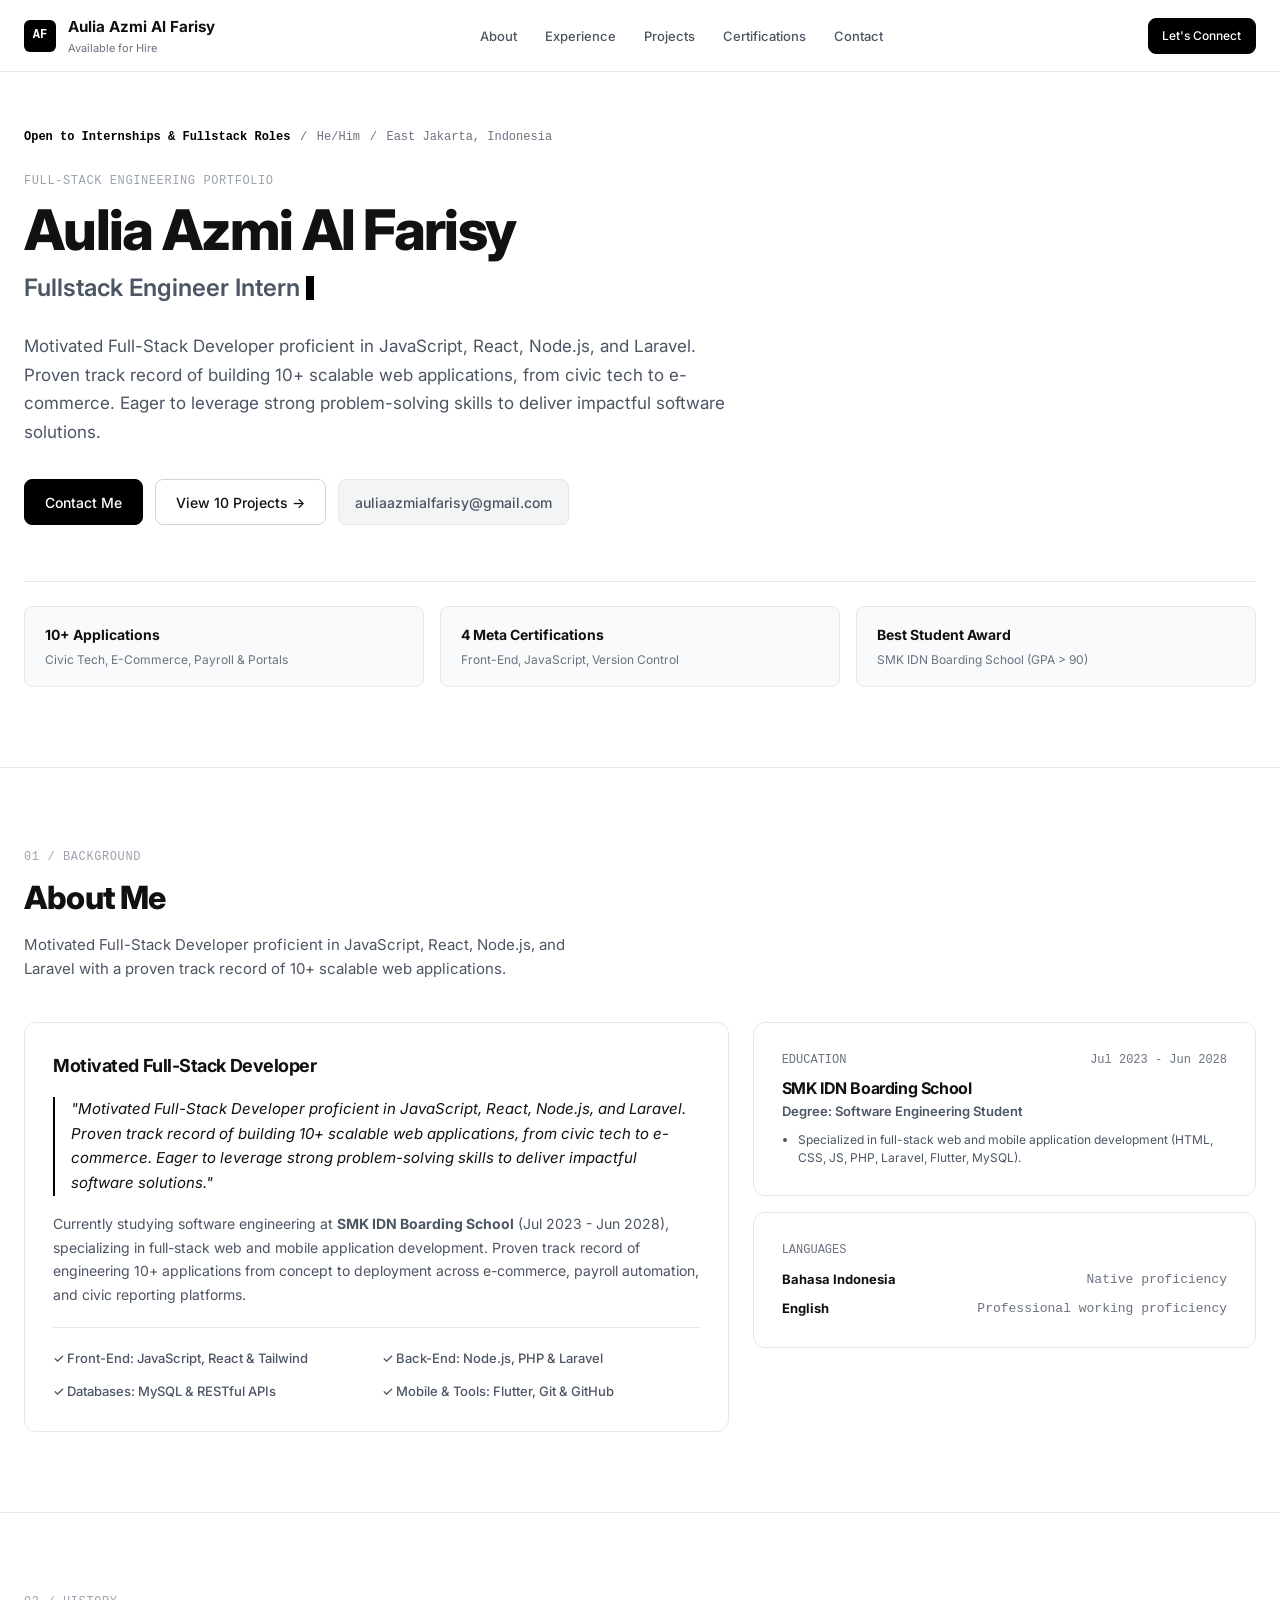
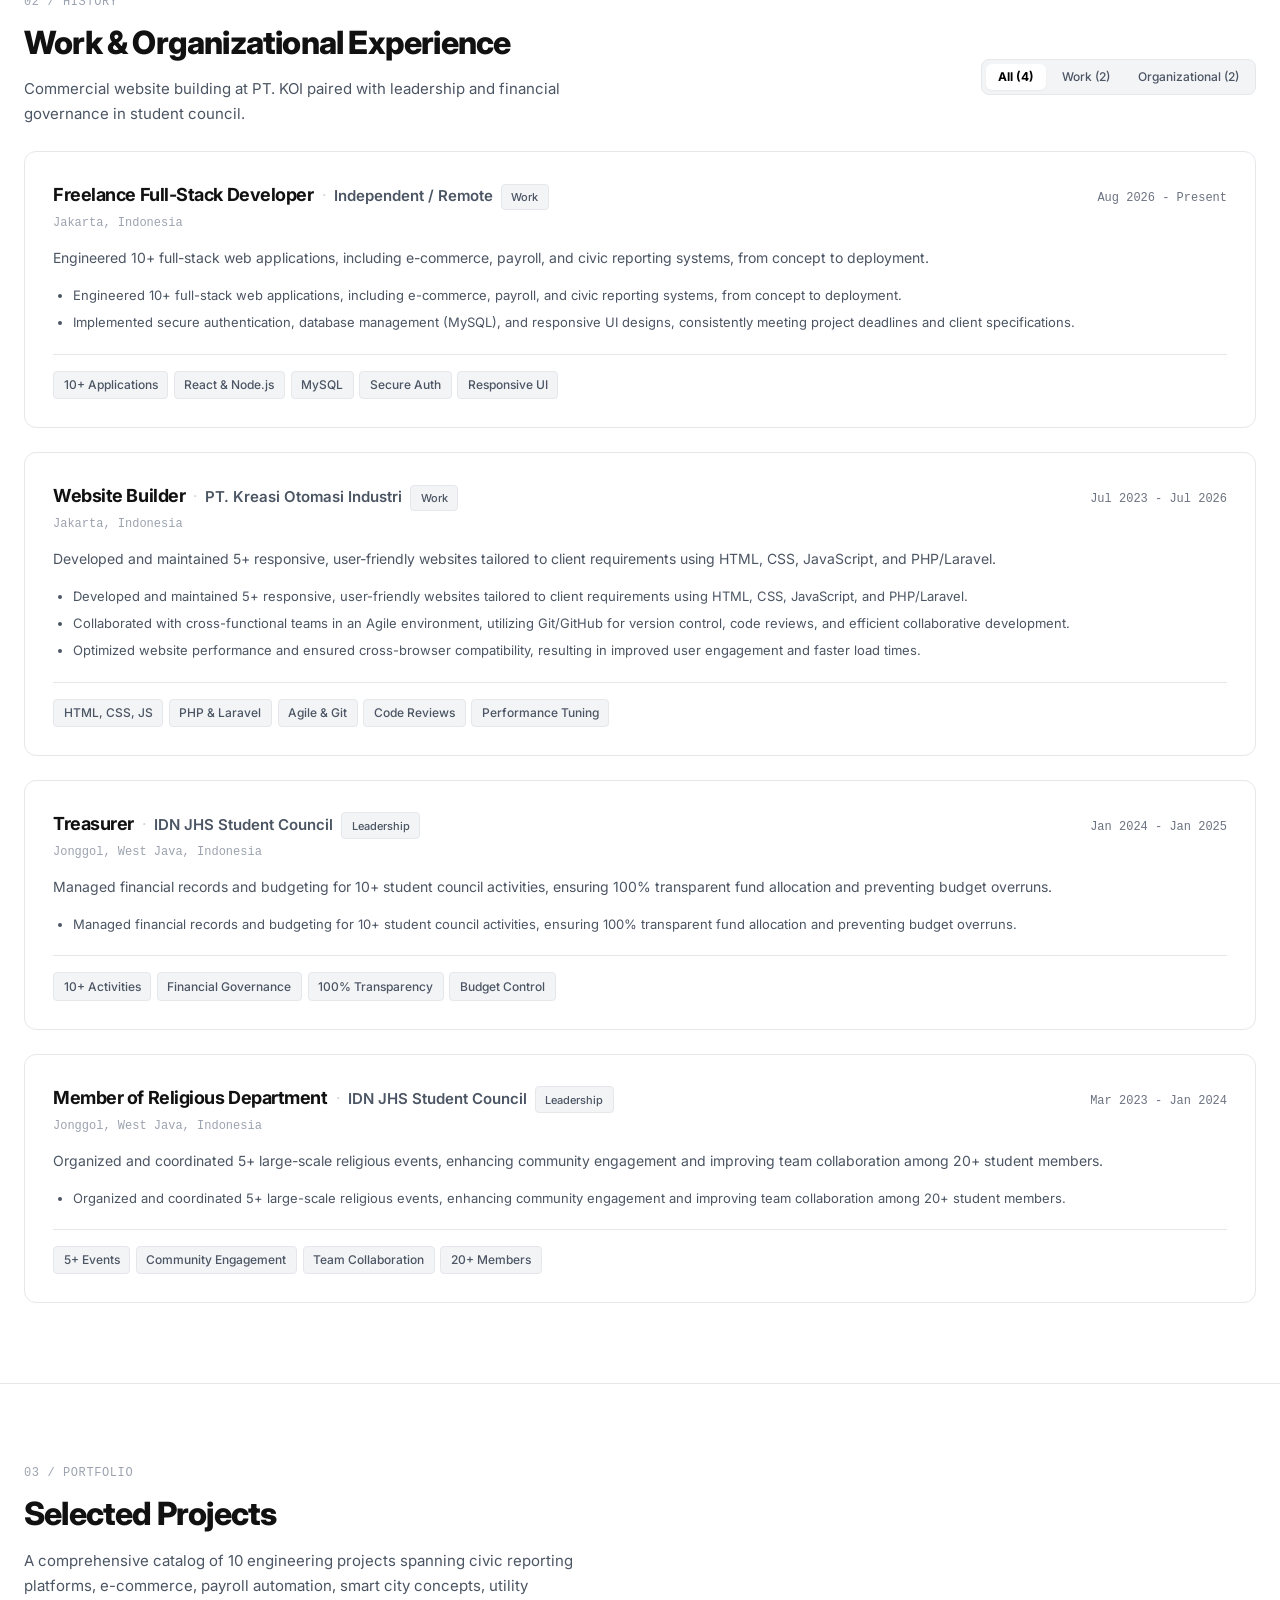
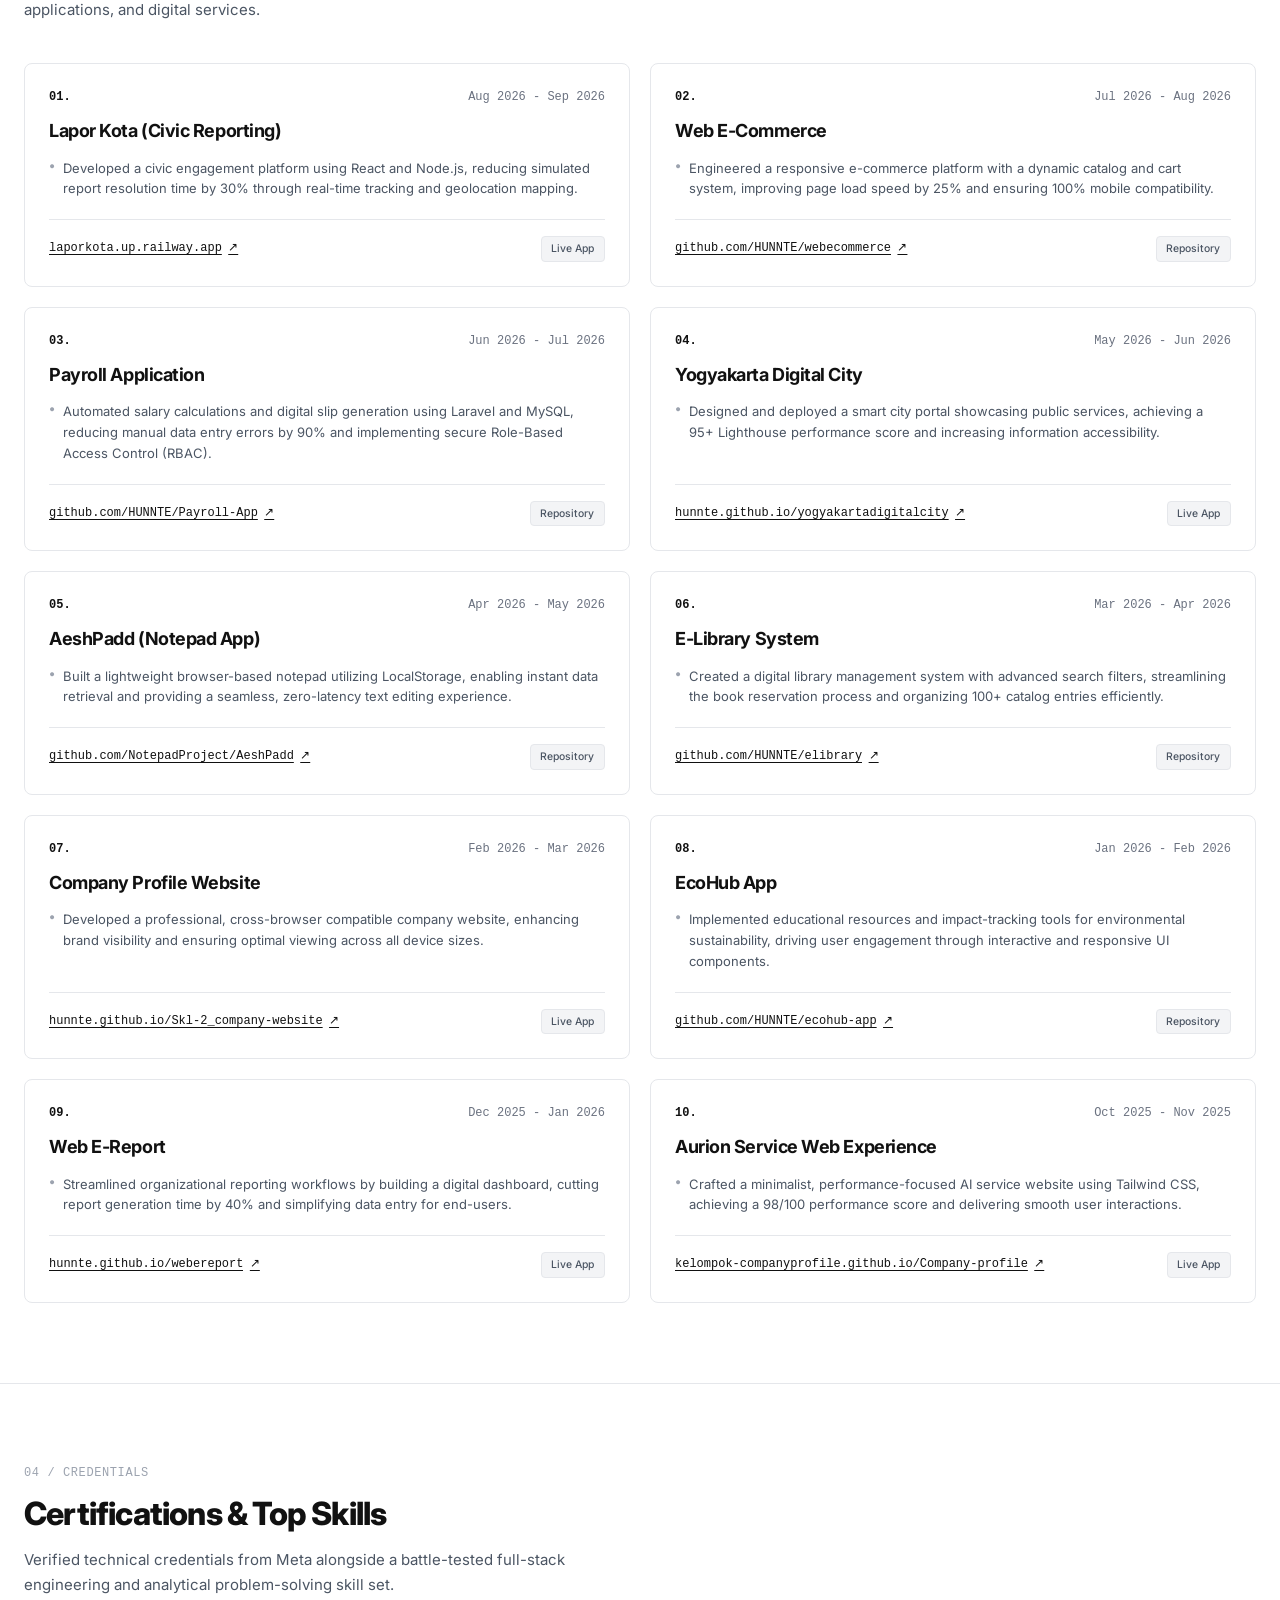
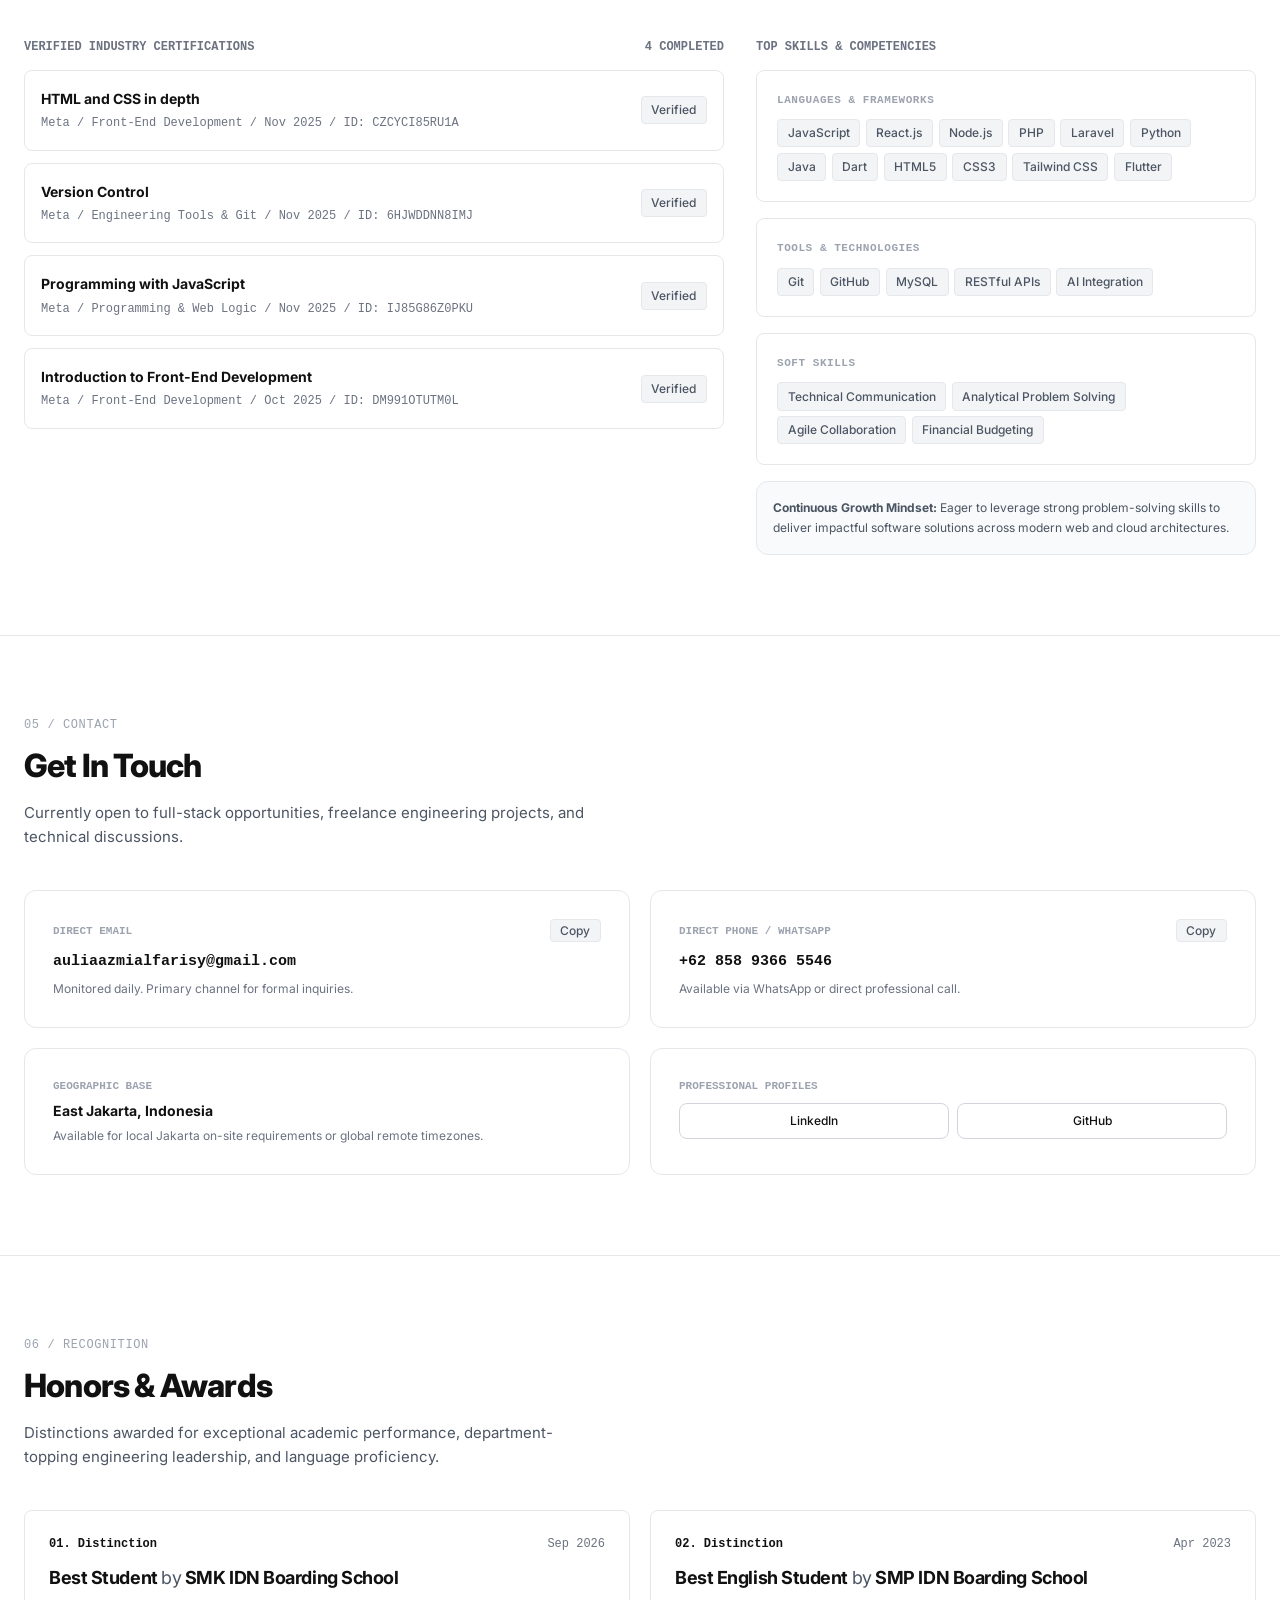
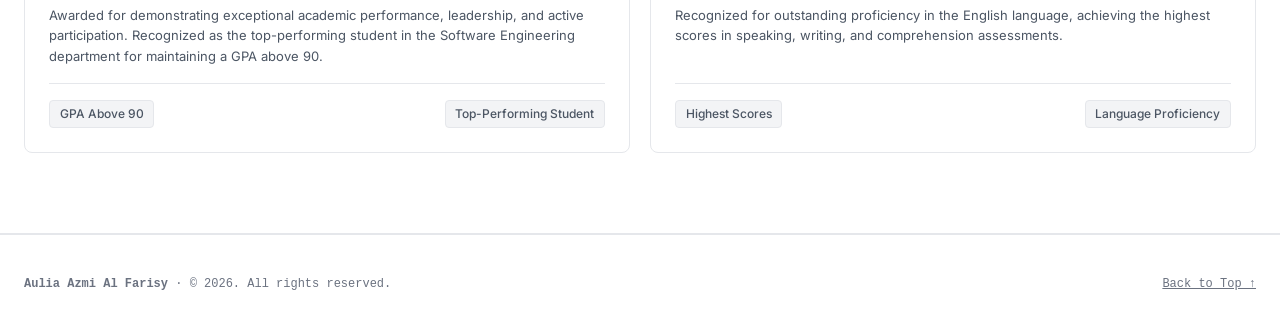
<file: public/portfolio.html>
<!DOCTYPE html>
<html lang="en">
<head>
  <meta charset="UTF-8">
  <meta name="viewport" content="width=device-width, initial-scale=1.0">
  <title>Aulia Azmi Al Farisy | Fullstack Engineer Portfolio</title>
  <meta name="description" content="Formal, monochrome, enterprise-grade personal portfolio of Aulia Azmi Al Farisy - Fullstack Engineer Intern based in East Jakarta, Indonesia. Specializing in React, Node.js, PHP, Laravel, SQL, and Flutter.">

  <!-- Inter Sans-Serif Font -->
  <link rel="preconnect" href="https://fonts.googleapis.com">
  <link rel="preconnect" href="https://fonts.gstatic.com" crossorigin>
  <link href="https://fonts.googleapis.com/css2?family=Inter:wght@300;400;500;600;700;800&display=swap" rel="stylesheet">
  <link rel="icon" type="image/svg+xml" href="data:image/svg+xml,%3Csvg xmlns='http://www.w3.org/2000/svg' viewBox='0 0 32 32'%3E%3Crect width='32' height='32' rx='4' fill='%23000000'/%3E%3Ctext x='16' y='21' font-family='monospace' font-weight='bold' font-size='12' fill='%23ffffff' text-anchor='middle'%3EAF%3C/text%3E%3C/svg%3E">

  <style>
    /* ==========================================================================
       MONOCHROME ENTERPRISE DESIGN TOKENS
       Strict black-and-white, generous whitespace, subtle borders, high contrast.
       ========================================================================== */
    :root {
      --bg: #ffffff;
      --surface-subtle: #f9fafb;
      --surface-hover: #f3f4f6;
      --text-primary: #111111;
      --text-secondary: #4b5563;
      --text-muted: #6b7280;
      --text-faint: #9ca3af;
      --border: #e5e7eb;
      --border-dark: #d1d5db;
      --border-hover: #111111;
      --radius-sm: 6px;
      --radius-md: 8px;
      --radius-lg: 12px;
      --font: 'Inter', -apple-system, BlinkMacSystemFont, 'Segoe UI', Roboto, sans-serif;
      --transition: 0.2s ease-in-out;
    }

    * {
      box-sizing: border-box;
      margin: 0;
      padding: 0;
    }

    html {
      scroll-behavior: smooth;
      font-size: 16px;
      color: var(--text-primary);
      background-color: var(--bg);
    }

    body {
      font-family: var(--font);
      line-height: 1.65;
      background-color: var(--bg);
      color: var(--text-primary);
      -webkit-font-smoothing: antialiased;
      -moz-osx-font-smoothing: grayscale;
    }

    ::selection {
      background: #000000;
      color: #ffffff;
    }

    h1, h2, h3, h4 {
      color: var(--text-primary);
      letter-spacing: -0.025em;
      font-weight: 700;
    }

    a {
      color: inherit;
      text-decoration: none;
    }

    button {
      font-family: inherit;
      cursor: pointer;
    }

    /* Container */
    .container {
      max-width: 100%; /* 4xl */
      margin: 0 auto;
      padding: 0 1.5rem;
    }

    /* Minimalist Card */
    .mono-card {
      background-color: #ffffff;
      border: 1px solid var(--border);
      border-radius: var(--radius-lg);
      padding: 1.75rem;
      transition: border-color var(--transition), background-color var(--transition);
    }

    .mono-card:hover {
      border-color: #9ca3af;
    }

    /* Chips */
    .mono-tag {
      display: inline-flex;
      align-items: center;
      gap: 0.35rem;
      padding: 0.2rem 0.6rem;
      font-size: 0.75rem;
      font-family: var(--font);
      font-weight: 500;
      color: var(--text-secondary);
      background-color: var(--surface-hover);
      border: 1px solid var(--border);
      border-radius: 4px;
      white-space: nowrap;
    }

    /* Buttons */
    .btn-primary {
      display: inline-flex;
      align-items: center;
      gap: 0.5rem;
      background-color: #000000;
      color: #ffffff;
      padding: 0.65rem 1.25rem;
      font-size: 0.875rem;
      font-weight: 500;
      border-radius: var(--radius-md);
      border: 1px solid #000000;
      transition: background-color var(--transition), opacity var(--transition);
    }

    .btn-primary:hover {
      background-color: #222222;
    }

    .btn-outline {
      display: inline-flex;
      align-items: center;
      gap: 0.5rem;
      background-color: #ffffff;
      color: var(--text-primary);
      padding: 0.65rem 1.25rem;
      font-size: 0.875rem;
      font-weight: 500;
      border-radius: var(--radius-md);
      border: 1px solid var(--border-dark);
      transition: all var(--transition);
    }

    .btn-outline:hover {
      background-color: var(--surface-hover);
      border-color: #9ca3af;
    }

    .btn-secondary {
      display: inline-flex;
      align-items: center;
      gap: 0.5rem;
      background-color: var(--surface-hover);
      color: var(--text-secondary);
      padding: 0.65rem 1rem;
      font-size: 0.875rem;
      font-weight: 500;
      border-radius: var(--radius-md);
      border: 1px solid var(--border);
      transition: all var(--transition);
    }

    .btn-secondary:hover {
      background-color: #e5e7eb;
      color: var(--text-primary);
    }

    /* Form Inputs */
    .form-input {
      width: 100%;
      background: #ffffff;
      border: 1px solid var(--border-dark);
      border-radius: var(--radius-md);
      padding: 0.65rem 0.85rem;
      font-size: 0.875rem;
      color: var(--text-primary);
      font-family: inherit;
      transition: border-color var(--transition);
    }

    .form-input:focus {
      outline: none;
      border-color: #000000;
      box-shadow: 0 0 0 1px #000000;
    }

    /* ==========================================================================
       HEADER & NAVIGATION
       ========================================================================== */
    header {
      position: fixed;
      top: 0;
      left: 0;
      right: 0;
      z-index: 100;
      background: rgba(255, 255, 255, 0.95);
      backdrop-filter: blur(8px);
      border-bottom: 1px solid var(--border);
      padding: 0.875rem 0;
      transition: padding var(--transition);
    }

    .nav-inner {
      display: flex;
      align-items: center;
      justify-content: space-between;
    }

    .brand {
      display: flex;
      align-items: center;
      gap: 0.75rem;
      font-weight: 700;
      font-size: 0.95rem;
    }

    .brand-badge {
      width: 2rem;
      height: 2rem;
      background: #000000;
      color: #ffffff;
      border-radius: var(--radius-sm);
      display: flex;
      align-items: center;
      justify-content: center;
      font-family: monospace;
      font-size: 0.75rem;
      font-weight: 700;
    }

    .nav-links {
      display: flex;
      align-items: center;
      gap: 0.25rem;
      list-style: none;
    }

    .nav-links a {
      padding: 0.4rem 0.75rem;
      font-size: 0.8125rem;
      font-weight: 500;
      color: var(--text-secondary);
      border-radius: var(--radius-sm);
      transition: all var(--transition);
    }

    .nav-links a:hover,
    .nav-links a.active {
      color: var(--text-primary);
      background-color: var(--surface-hover);
    }

    /* ==========================================================================
       HERO SECTION
       ========================================================================== */
    .hero-section {
      padding: 8rem 0 5rem;
      border-bottom: 1px solid var(--border);
    }

    .hero-kicker {
      display: flex;
      flex-wrap: wrap;
      align-items: center;
      gap: 0.6rem;
      font-family: monospace;
      font-size: 0.75rem;
      color: var(--text-muted);
      margin-bottom: 1.5rem;
    }

    .hero-kicker .status {
      color: #000000;
      font-weight: 600;
    }

    .hero-subtitle-tag {
      font-family: monospace;
      font-size: 0.75rem;
      text-transform: uppercase;
      letter-spacing: 0.05em;
      color: var(--text-faint);
      margin-bottom: 0.5rem;
    }

    .hero-title {
      font-size: 3.5rem;
      font-weight: 800;
      line-height: 1.08;
      letter-spacing: -0.03em;
      margin-bottom: 0.5rem;
    }

    .hero-typing {
      font-size: 1.5rem;
      font-weight: 600;
      color: var(--text-secondary);
      min-height: 2.25rem;
      display: flex;
      align-items: center;
      margin-bottom: 1.5rem;
    }

    .typing-cursor {
      display: inline-block;
      width: 8px;
      height: 1.5rem;
      background: #000000;
      margin-left: 0.35rem;
      animation: blink 1s infinite;
    }

    @keyframes blink {
      0%, 49% { opacity: 1; }
      50%, 100% { opacity: 0; }
    }

    .hero-bio {
      font-size: 1.0625rem;
      color: var(--text-secondary);
      line-height: 1.7;
      max-width: 44rem;
      margin-bottom: 2rem;
    }

    .hero-cta {
      display: flex;
      flex-wrap: wrap;
      align-items: center;
      gap: 0.75rem;
      margin-bottom: 3.5rem;
    }

    .metrics-grid {
      display: grid;
      grid-template-columns: repeat(3, 1fr);
      gap: 1rem;
      padding-top: 1.5rem;
      border-top: 1px solid var(--border);
    }

    .metric-card {
      padding: 1rem 1.25rem;
      background: var(--surface-subtle);
      border: 1px solid var(--border);
      border-radius: var(--radius-md);
    }

    .metric-title {
      font-size: 0.875rem;
      font-weight: 700;
      color: var(--text-primary);
      margin-bottom: 0.25rem;
    }

    .metric-sub {
      font-size: 0.75rem;
      color: var(--text-muted);
    }

    /* ==========================================================================
       SECTION HEADERS
       ========================================================================== */
    .section-wrap {
      padding: 5rem 0;
      border-bottom: 1px solid var(--border);
    }

    .section-label {
      font-family: monospace;
      font-size: 0.75rem;
      text-transform: uppercase;
      letter-spacing: 0.05em;
      color: var(--text-faint);
      margin-bottom: 0.25rem;
    }

    .section-heading {
      font-size: 2rem;
      font-weight: 800;
      letter-spacing: -0.025em;
      margin-bottom: 0.5rem;
    }

    .section-desc {
      font-size: 0.9375rem;
      color: var(--text-secondary);
      max-width: 36rem;
      margin-bottom: 2.5rem;
    }

    /* ==========================================================================
       ABOUT SECTION
       ========================================================================== */
    .about-grid {
      display: grid;
      grid-template-columns: 7fr 5fr;
      gap: 1.5rem;
    }

    .blockquote-mono {
      border-left: 2px solid #000000;
      padding-left: 1rem;
      font-style: italic;
      color: var(--text-primary);
      font-size: 0.9375rem;
      margin: 1rem 0;
    }

    .checklist-grid {
      display: grid;
      grid-template-columns: 1fr 1fr;
      gap: 0.75rem;
      padding-top: 1.25rem;
      margin-top: 1.25rem;
      border-top: 1px solid var(--border);
    }

    .check-item {
      display: flex;
      align-items: center;
      gap: 0.5rem;
      font-size: 0.8125rem;
      color: var(--text-secondary);
      font-weight: 500;
    }

    /* ==========================================================================
       EXPERIENCE TIMELINE
       ========================================================================== */
    .filter-tabs {
      display: inline-flex;
      align-items: center;
      gap: 0.25rem;
      background: var(--surface-hover);
      border: 1px solid var(--border);
      border-radius: var(--radius-md);
      padding: 0.25rem;
      margin-bottom: 2rem;
    }

    .filter-btn {
      padding: 0.35rem 0.75rem;
      font-size: 0.75rem;
      font-weight: 500;
      border-radius: var(--radius-sm);
      border: none;
      background: transparent;
      color: var(--text-secondary);
      transition: all var(--transition);
    }

    .filter-btn.active {
      background: #ffffff;
      color: #000000;
      font-weight: 700;
      box-shadow: 0 1px 2px rgba(0,0,0,0.05);
    }

    .exp-list {
      display: flex;
      flex-col;
      flex-direction: column;
      gap: 1.5rem;
    }

    .exp-header {
      display: flex;
      flex-wrap: wrap;
      align-items: baseline;
      justify-content: space-between;
      gap: 0.5rem;
      margin-bottom: 0.25rem;
    }

    .exp-role-wrap {
      display: flex;
      flex-wrap: wrap;
      align-items: baseline;
      gap: 0.5rem;
    }

    .exp-role {
      font-size: 1.125rem;
      font-weight: 700;
      color: var(--text-primary);
    }

    .exp-org {
      font-size: 0.9375rem;
      font-weight: 600;
      color: var(--text-secondary);
    }

    .exp-date {
      font-family: monospace;
      font-size: 0.75rem;
      color: var(--text-muted);
      margin-left: auto;
    }

    .exp-meta {
      font-family: monospace;
      font-size: 0.75rem;
      color: var(--text-faint);
      margin-bottom: 0.75rem;
    }

    .exp-summary {
      font-size: 0.875rem;
      color: var(--text-secondary);
      margin-bottom: 1rem;
    }

    .exp-bullets {
      list-style-type: disc;
      padding-left: 1.25rem;
      margin-bottom: 1.25rem;
    }

    .exp-bullets li {
      font-size: 0.8125rem;
      color: var(--text-secondary);
      margin-bottom: 0.35rem;
    }

    .exp-tags {
      display: flex;
      flex-wrap: wrap;
      gap: 0.35rem;
      padding-top: 1rem;
      border-top: 1px solid var(--border);
    }

    /* ==========================================================================
       PROJECTS SECTION
       ========================================================================== */
    .projects-grid {
      display: grid;
      grid-template-columns: repeat(2, 1fr);
      gap: 1.25rem;
    }

    @media (max-width: 768px) {
      .projects-grid {
        grid-template-columns: 1fr;
      }
    }

    .project-entry-card {
      border: 1px solid var(--border);
      border-radius: var(--radius-md);
      padding: 1.5rem;
      background: #ffffff;
      display: flex;
      flex-direction: column;
      justify-content: space-between;
      height: 100%;
      width: 100%;
      min-width: 0;
      overflow: hidden;
      transition: border-color var(--transition);
    }

    .project-entry-card:hover {
      border-color: #9ca3af;
    }

    .project-entry-meta {
      display: flex;
      justify-content: space-between;
      align-items: center;
      gap: 0.5rem;
      font-family: monospace;
      font-size: 0.75rem;
      color: var(--text-muted);
      margin-bottom: 0.5rem;
    }

    .project-entry-meta .idx {
      font-weight: 700;
      color: var(--text-primary);
    }

    .project-entry-title {
      font-size: 1.125rem;
      font-weight: 700;
      color: var(--text-primary);
      margin-bottom: 0.75rem;
    }

    .project-entry-bullets {
      list-style: none;
      padding: 0;
      margin: 0 0 1.25rem 0;
      display: flex;
      flex-direction: column;
      gap: 0.5rem;
    }

    .project-entry-bullets li {
      font-size: 0.8125rem;
      color: var(--text-secondary);
      line-height: 1.6;
      display: flex;
      align-items: flex-start;
      gap: 0.5rem;
    }

    .project-entry-bullets li::before {
      content: "•";
      color: #9ca3af;
      font-weight: bold;
      line-height: 1.2;
    }

    .project-entry-link-wrap {
      padding-top: 1rem;
      border-top: 1px solid var(--border);
      display: flex;
      justify-content: space-between;
      align-items: center;
      width: 100%;
      min-width: 0;
      gap: 0.75rem;
    }

    .project-entry-link {
      display: flex;
      align-items: center;
      gap: 0.4rem;
      font-size: 0.75rem;
      font-family: monospace;
      color: var(--text-primary);
      text-decoration: underline;
      text-underline-offset: 3px;
      min-width: 0;
      flex: 1;
      overflow: hidden;
    }

    .project-entry-link span {
      overflow: hidden;
      text-overflow: ellipsis;
      white-space: nowrap;
    }

    .project-entry-link:hover {
      color: #000000;
      text-decoration-color: #000000;
    }

    .project-card {
      border: 1px solid var(--border);
      border-radius: var(--radius-lg);
      padding: 2rem;
      background: #ffffff;
    }

    .project-tabs {
      display: inline-flex;
      align-items: center;
      gap: 0.25rem;
      background: var(--surface-hover);
      border: 1px solid var(--border);
      border-radius: var(--radius-md);
      padding: 0.25rem;
      margin-bottom: 1.5rem;
    }

    .project-tab-btn {
      padding: 0.35rem 0.75rem;
      font-size: 0.75rem;
      font-weight: 500;
      border-radius: var(--radius-sm);
      border: none;
      background: transparent;
      color: var(--text-secondary);
      transition: all var(--transition);
    }

    .project-tab-btn.active {
      background: #ffffff;
      color: #000000;
      font-weight: 700;
      box-shadow: 0 1px 2px rgba(0,0,0,0.05);
    }

    /* ==========================================================================
       CERTIFICATIONS & SKILLS
       ========================================================================== */
    .cert-skills-grid {
      display: grid;
      grid-template-columns: 7fr 5fr;
      gap: 2rem;
    }

    .cert-item {
      display: flex;
      align-items: center;
      justify-content: space-between;
      padding: 1rem;
      border: 1px solid var(--border);
      border-radius: var(--radius-md);
      background: #ffffff;
      margin-bottom: 0.75rem;
      transition: border-color var(--transition);
    }

    .cert-item:hover {
      border-color: #9ca3af;
    }

    .cert-title {
      font-size: 0.875rem;
      font-weight: 700;
      color: var(--text-primary);
      margin-bottom: 0.25rem;
    }

    .cert-meta {
      font-family: monospace;
      font-size: 0.75rem;
      color: var(--text-muted);
    }

    .skills-group {
      border: 1px solid var(--border);
      border-radius: var(--radius-md);
      padding: 1.25rem;
      background: #ffffff;
      margin-bottom: 1rem;
    }

    .skills-group-title {
      font-family: monospace;
      font-size: 0.6875rem;
      text-transform: uppercase;
      letter-spacing: 0.05em;
      color: var(--text-faint);
      font-weight: 700;
      margin-bottom: 0.65rem;
    }

    .skills-list {
      display: flex;
      flex-wrap: wrap;
      gap: 0.35rem;
    }

    /* ==========================================================================
       CONTACT SECTION
       ========================================================================== */
    .contact-grid {
      display: grid;
      grid-template-columns: repeat(2, 1fr);
      gap: 1.25rem;
    }

    @media (max-width: 768px) {
      .contact-grid {
        grid-template-columns: 1fr;
      }
    }

    /* ==========================================================================
       FOOTER
       ========================================================================== */
    footer {
      padding: 2.5rem 0;
      border-top: 1px solid var(--border);
      font-family: monospace;
      font-size: 0.75rem;
      color: var(--text-muted);
    }

    .footer-inner {
      display: flex;
      align-items: center;
      justify-content: space-between;
      flex-wrap: wrap;
      gap: 1rem;
    }

    /* Responsive */
    @media (max-width: 768px) {
      .hero-title {
        font-size: 2.5rem;
      }
      .metrics-grid {
        grid-template-columns: 1fr;
      }
      .about-grid,
      .cert-skills-grid,
      .contact-grid {
        grid-template-columns: 1fr;
      }
      .project-selector-grid {
        grid-template-columns: 1fr 1fr;
      }
      .nav-links {
        display: none;
      }
    }
  </style>
</head>
<body>

  <!-- Top Navbar -->
  <header>
    <div class="container nav-inner">
      <a href="#home" class="brand">
        <div class="brand-badge">AF</div>
        <div>
          <div>Aulia Azmi Al Farisy</div>
          <div style="font-size: 0.6875rem; color: var(--text-muted); font-weight: 400;">Available for Hire</div>
        </div>
      </a>

      <nav>
        <ul class="nav-links">
          <li><a href="#about">About</a></li>
          <li><a href="#experience">Experience</a></li>
          <li><a href="#projects">Projects</a></li>
          <li><a href="#certifications">Certifications</a></li>
          <li><a href="#contact">Contact</a></li>
        </ul>
      </nav>

      <div style="display: flex; gap: 0.5rem;">
        <a href="#contact" class="btn-primary" style="padding: 0.45rem 0.85rem; font-size: 0.75rem;">Let's Connect</a>
      </div>
    </div>
  </header>

  <!-- Hero Section -->
  <section id="home" class="hero-section">
    <div class="container">
      <div class="hero-kicker">
        <span class="status">Open to Internships &amp; Fullstack Roles</span>
        <span>/</span>
        <span>He/Him</span>
        <span>/</span>
        <span>East Jakarta, Indonesia</span>
      </div>

      <div class="hero-subtitle-tag">Full-Stack Engineering Portfolio</div>
      <h1 class="hero-title">Aulia Azmi Al Farisy</h1>

      <div class="hero-typing">
        <span id="typing-text">Motivated Full-Stack Developer</span>
        <span class="typing-cursor"></span>
      </div>

      <p class="hero-bio">
        Motivated Full-Stack Developer proficient in JavaScript, React, Node.js, and Laravel. Proven track record of building 10+ scalable web applications, from civic tech to e-commerce. Eager to leverage strong problem-solving skills to deliver impactful software solutions.
      </p>

      <div class="hero-cta">
        <a href="#contact" class="btn-primary">Contact Me</a>
        <a href="#projects" class="btn-outline">View 10 Projects →</a>
        <a href="mailto:auliaazmialfarisy@gmail.com" class="btn-secondary">auliaazmialfarisy@gmail.com</a>
      </div>

      <div class="metrics-grid">
        <div class="metric-card">
          <div class="metric-title">10+ Applications</div>
          <div class="metric-sub">Civic Tech, E-Commerce, Payroll &amp; Portals</div>
        </div>
        <div class="metric-card">
          <div class="metric-title">4 Meta Certifications</div>
          <div class="metric-sub">Front-End, JavaScript, Version Control</div>
        </div>
        <div class="metric-card">
          <div class="metric-title">Best Student Award</div>
          <div class="metric-sub">SMK IDN Boarding School (GPA &gt; 90)</div>
        </div>
      </div>
    </div>
  </section>

  <!-- About Section -->
  <section id="about" class="section-wrap">
    <div class="container">
      <div class="section-label">01 / Background</div>
      <h2 class="section-heading">About Me</h2>
      <p class="section-desc">Motivated Full-Stack Developer proficient in JavaScript, React, Node.js, and Laravel with a proven track record of 10+ scalable web applications.</p>

      <div class="about-grid">
        <div class="mono-card">
          <h3 style="font-size: 1.125rem; font-weight: 700; margin-bottom: 0.75rem;">Motivated Full-Stack Developer</h3>
          <blockquote class="blockquote-mono">
            "Motivated Full-Stack Developer proficient in JavaScript, React, Node.js, and Laravel. Proven track record of building 10+ scalable web applications, from civic tech to e-commerce. Eager to leverage strong problem-solving skills to deliver impactful software solutions."
          </blockquote>
          <p style="font-size: 0.875rem; color: var(--text-secondary); line-height: 1.7;">
            Currently studying software engineering at <strong>SMK IDN Boarding School</strong> (Jul 2023 - Jun 2028), specializing in full-stack web and mobile application development. Proven track record of engineering 10+ applications from concept to deployment across e-commerce, payroll automation, and civic reporting platforms.
          </p>

          <div class="checklist-grid">
            <div class="check-item">✓ Front-End: JavaScript, React &amp; Tailwind</div>
            <div class="check-item">✓ Back-End: Node.js, PHP &amp; Laravel</div>
            <div class="check-item">✓ Databases: MySQL &amp; RESTful APIs</div>
            <div class="check-item">✓ Mobile &amp; Tools: Flutter, Git &amp; GitHub</div>
          </div>
        </div>

        <div style="display: flex; flex-direction: column; gap: 1rem;">
          <div class="mono-card">
            <div style="display: flex; justify-content: space-between; font-family: monospace; font-size: 0.75rem; color: var(--text-muted); margin-bottom: 0.25rem;">
              <span>EDUCATION</span>
              <span>Jul 2023 - Jun 2028</span>
            </div>
            <h3 style="font-size: 1rem; font-weight: 700;">SMK IDN Boarding School</h3>
            <p style="font-size: 0.8125rem; font-weight: 600; color: var(--text-secondary); margin-bottom: 0.5rem;">Degree: Software Engineering Student</p>
            <ul style="font-size: 0.75rem; color: var(--text-secondary); list-style-type: disc; padding-left: 1rem; line-height: 1.5;">
              <li>Specialized in full-stack web and mobile application development (HTML, CSS, JS, PHP, Laravel, Flutter, MySQL).</li>
            </ul>
          </div>

          <div class="mono-card">
            <div style="font-family: monospace; font-size: 0.75rem; color: var(--text-muted); margin-bottom: 0.5rem;">LANGUAGES</div>
            <div style="display: flex; flex-direction: column; gap: 0.5rem; font-size: 0.8125rem;">
              <div style="display: flex; justify-content: space-between;">
                <strong>Bahasa Indonesia</strong>
                <span style="font-family: monospace; color: var(--text-muted);">Native proficiency</span>
              </div>
              <div style="display: flex; justify-content: space-between;">
                <strong>English</strong>
                <span style="font-family: monospace; color: var(--text-muted);">Professional working proficiency</span>
              </div>
            </div>
          </div>
        </div>
      </div>
    </div>
  </section>

  <!-- Experience Section -->
  <section id="experience" class="section-wrap">
    <div class="container">
      <div style="display: flex; flex-wrap: wrap; justify-content: space-between; align-items: flex-end; margin-bottom: 1.5rem;">
        <div>
          <div class="section-label">02 / History</div>
          <h2 class="section-heading">Work &amp; Organizational Experience</h2>
          <p class="section-desc" style="margin-bottom: 0;">Commercial website building at PT. KOI paired with leadership and financial governance in student council.</p>
        </div>

        <div class="filter-tabs">
          <button class="filter-btn active" onclick="filterExp('all', this)">All (4)</button>
          <button class="filter-btn" onclick="filterExp('work', this)">Work (2)</button>
          <button class="filter-btn" onclick="filterExp('organization', this)">Organizational (2)</button>
        </div>
      </div>

      <div class="exp-list">
        <!-- Exp 1: Freelance Full-Stack Developer -->
        <div class="mono-card exp-entry" data-category="work">
          <div class="exp-header">
            <div class="exp-role-wrap">
              <h3 class="exp-role">Freelance Full-Stack Developer</h3>
              <span style="color: var(--border-dark);">·</span>
              <span class="exp-org">Independent / Remote</span>
              <span class="mono-tag" style="font-size: 0.6875rem;">Work</span>
            </div>
            <span class="exp-date">Aug 2026 - Present</span>
          </div>
          <div class="exp-meta">Jakarta, Indonesia</div>
          <p class="exp-summary">Engineered 10+ full-stack web applications, including e-commerce, payroll, and civic reporting systems, from concept to deployment.</p>
          <ul class="exp-bullets">
            <li>Engineered 10+ full-stack web applications, including e-commerce, payroll, and civic reporting systems, from concept to deployment.</li>
            <li>Implemented secure authentication, database management (MySQL), and responsive UI designs, consistently meeting project deadlines and client specifications.</li>
          </ul>
          <div class="exp-tags">
            <span class="mono-tag">10+ Applications</span>
            <span class="mono-tag">React &amp; Node.js</span>
            <span class="mono-tag">MySQL</span>
            <span class="mono-tag">Secure Auth</span>
            <span class="mono-tag">Responsive UI</span>
          </div>
        </div>

        <!-- Exp 2: Website Builder -->
        <div class="mono-card exp-entry" data-category="work">
          <div class="exp-header">
            <div class="exp-role-wrap">
              <h3 class="exp-role">Website Builder</h3>
              <span style="color: var(--border-dark);">·</span>
              <span class="exp-org">PT. Kreasi Otomasi Industri</span>
              <span class="mono-tag" style="font-size: 0.6875rem;">Work</span>
            </div>
            <span class="exp-date">Jul 2023 - Jul 2026</span>
          </div>
          <div class="exp-meta">Jakarta, Indonesia</div>
          <p class="exp-summary">Developed and maintained 5+ responsive, user-friendly websites tailored to client requirements using HTML, CSS, JavaScript, and PHP/Laravel.</p>
          <ul class="exp-bullets">
            <li>Developed and maintained 5+ responsive, user-friendly websites tailored to client requirements using HTML, CSS, JavaScript, and PHP/Laravel.</li>
            <li>Collaborated with cross-functional teams in an Agile environment, utilizing Git/GitHub for version control, code reviews, and efficient collaborative development.</li>
            <li>Optimized website performance and ensured cross-browser compatibility, resulting in improved user engagement and faster load times.</li>
          </ul>
          <div class="exp-tags">
            <span class="mono-tag">HTML, CSS, JS</span>
            <span class="mono-tag">PHP &amp; Laravel</span>
            <span class="mono-tag">Agile &amp; Git</span>
            <span class="mono-tag">Code Reviews</span>
            <span class="mono-tag">Performance Tuning</span>
          </div>
        </div>

        <!-- Exp 3: Treasurer -->
        <div class="mono-card exp-entry" data-category="organization">
          <div class="exp-header">
            <div class="exp-role-wrap">
              <h3 class="exp-role">Treasurer</h3>
              <span style="color: var(--border-dark);">·</span>
              <span class="exp-org">IDN JHS Student Council</span>
              <span class="mono-tag" style="font-size: 0.6875rem;">Leadership</span>
            </div>
            <span class="exp-date">Jan 2024 - Jan 2025</span>
          </div>
          <div class="exp-meta">Jonggol, West Java, Indonesia</div>
          <p class="exp-summary">Managed financial records and budgeting for 10+ student council activities, ensuring 100% transparent fund allocation and preventing budget overruns.</p>
          <ul class="exp-bullets">
            <li>Managed financial records and budgeting for 10+ student council activities, ensuring 100% transparent fund allocation and preventing budget overruns.</li>
          </ul>
          <div class="exp-tags">
            <span class="mono-tag">10+ Activities</span>
            <span class="mono-tag">Financial Governance</span>
            <span class="mono-tag">100% Transparency</span>
            <span class="mono-tag">Budget Control</span>
          </div>
        </div>

        <!-- Exp 4: Member of Religious Department -->
        <div class="mono-card exp-entry" data-category="organization">
          <div class="exp-header">
            <div class="exp-role-wrap">
              <h3 class="exp-role">Member of Religious Department</h3>
              <span style="color: var(--border-dark);">·</span>
              <span class="exp-org">IDN JHS Student Council</span>
              <span class="mono-tag" style="font-size: 0.6875rem;">Leadership</span>
            </div>
            <span class="exp-date">Mar 2023 - Jan 2024</span>
          </div>
          <div class="exp-meta">Jonggol, West Java, Indonesia</div>
          <p class="exp-summary">Organized and coordinated 5+ large-scale religious events, enhancing community engagement and improving team collaboration among 20+ student members.</p>
          <ul class="exp-bullets">
            <li>Organized and coordinated 5+ large-scale religious events, enhancing community engagement and improving team collaboration among 20+ student members.</li>
          </ul>
          <div class="exp-tags">
            <span class="mono-tag">5+ Events</span>
            <span class="mono-tag">Community Engagement</span>
            <span class="mono-tag">Team Collaboration</span>
            <span class="mono-tag">20+ Members</span>
          </div>
        </div>
      </div>
    </div>
  </section>

  <!-- Projects Section -->
  <section id="projects" class="section-wrap">
    <div class="container">
      <div class="section-label">03 / Portfolio</div>
      <h2 class="section-heading">Selected Projects</h2>
      <p class="section-desc">A comprehensive catalog of 10 engineering projects spanning civic reporting platforms, e-commerce, payroll automation, smart city concepts, utility applications, and digital services.</p>

      <div class="projects-grid">
        <!-- 1. Lapor Kota -->
        <article class="project-entry-card">
          <div>
            <div class="project-entry-meta">
              <span class="idx">01.</span>
              <span>Aug 2026 - Sep 2026</span>
            </div>
            <h3 class="project-entry-title">Lapor Kota (Civic Reporting)</h3>
            <ul class="project-entry-bullets">
              <li>Developed a civic engagement platform using React and Node.js, reducing simulated report resolution time by 30% through real-time tracking and geolocation mapping.</li>
            </ul>
          </div>
          <div class="project-entry-link-wrap">
            <a href="https://laporkota.up.railway.app/" target="_blank" rel="noopener noreferrer" class="project-entry-link">
              <span>laporkota.up.railway.app</span> ↗
            </a>
            <span class="mono-tag" style="font-size: 0.65rem;">Live App</span>
          </div>
        </article>

        <!-- 2. Web E-Commerce -->
        <article class="project-entry-card">
          <div>
            <div class="project-entry-meta">
              <span class="idx">02.</span>
              <span>Jul 2026 - Aug 2026</span>
            </div>
            <h3 class="project-entry-title">Web E-Commerce</h3>
            <ul class="project-entry-bullets">
              <li>Engineered a responsive e-commerce platform with a dynamic catalog and cart system, improving page load speed by 25% and ensuring 100% mobile compatibility.</li>
            </ul>
          </div>
          <div class="project-entry-link-wrap">
            <a href="https://github.com/HUNNTE/webecommerce" target="_blank" rel="noopener noreferrer" class="project-entry-link">
              <span>github.com/HUNNTE/webecommerce</span> ↗
            </a>
            <span class="mono-tag" style="font-size: 0.65rem;">Repository</span>
          </div>
        </article>

        <!-- 3. Payroll Application -->
        <article class="project-entry-card">
          <div>
            <div class="project-entry-meta">
              <span class="idx">03.</span>
              <span>Jun 2026 - Jul 2026</span>
            </div>
            <h3 class="project-entry-title">Payroll Application</h3>
            <ul class="project-entry-bullets">
              <li>Automated salary calculations and digital slip generation using Laravel and MySQL, reducing manual data entry errors by 90% and implementing secure Role-Based Access Control (RBAC).</li>
            </ul>
          </div>
          <div class="project-entry-link-wrap">
            <a href="https://github.com/HUNNTE/Payroll-App" target="_blank" rel="noopener noreferrer" class="project-entry-link">
              <span>github.com/HUNNTE/Payroll-App</span> ↗
            </a>
            <span class="mono-tag" style="font-size: 0.65rem;">Repository</span>
          </div>
        </article>

        <!-- 4. Yogyakarta Digital City -->
        <article class="project-entry-card">
          <div>
            <div class="project-entry-meta">
              <span class="idx">04.</span>
              <span>May 2026 - Jun 2026</span>
            </div>
            <h3 class="project-entry-title">Yogyakarta Digital City</h3>
            <ul class="project-entry-bullets">
              <li>Designed and deployed a smart city portal showcasing public services, achieving a 95+ Lighthouse performance score and increasing information accessibility.</li>
            </ul>
          </div>
          <div class="project-entry-link-wrap">
            <a href="https://hunnte.github.io/yogyakartadigitalcity/" target="_blank" rel="noopener noreferrer" class="project-entry-link">
              <span>hunnte.github.io/yogyakartadigitalcity</span> ↗
            </a>
            <span class="mono-tag" style="font-size: 0.65rem;">Live App</span>
          </div>
        </article>

        <!-- 5. AeshPadd (Notepad App) -->
        <article class="project-entry-card">
          <div>
            <div class="project-entry-meta">
              <span class="idx">05.</span>
              <span>Apr 2026 - May 2026</span>
            </div>
            <h3 class="project-entry-title">AeshPadd (Notepad App)</h3>
            <ul class="project-entry-bullets">
              <li>Built a lightweight browser-based notepad utilizing LocalStorage, enabling instant data retrieval and providing a seamless, zero-latency text editing experience.</li>
            </ul>
          </div>
          <div class="project-entry-link-wrap">
            <a href="https://github.com/NotepadProject/AeshPadd" target="_blank" rel="noopener noreferrer" class="project-entry-link">
              <span>github.com/NotepadProject/AeshPadd</span> ↗
            </a>
            <span class="mono-tag" style="font-size: 0.65rem;">Repository</span>
          </div>
        </article>

        <!-- 6. E-Library System -->
        <article class="project-entry-card">
          <div>
            <div class="project-entry-meta">
              <span class="idx">06.</span>
              <span>Mar 2026 - Apr 2026</span>
            </div>
            <h3 class="project-entry-title">E-Library System</h3>
            <ul class="project-entry-bullets">
              <li>Created a digital library management system with advanced search filters, streamlining the book reservation process and organizing 100+ catalog entries efficiently.</li>
            </ul>
          </div>
          <div class="project-entry-link-wrap">
            <a href="https://github.com/HUNNTE/elibrary" target="_blank" rel="noopener noreferrer" class="project-entry-link">
              <span>github.com/HUNNTE/elibrary</span> ↗
            </a>
            <span class="mono-tag" style="font-size: 0.65rem;">Repository</span>
          </div>
        </article>

        <!-- 7. Company Profile Website -->
        <article class="project-entry-card">
          <div>
            <div class="project-entry-meta">
              <span class="idx">07.</span>
              <span>Feb 2026 - Mar 2026</span>
            </div>
            <h3 class="project-entry-title">Company Profile Website</h3>
            <ul class="project-entry-bullets">
              <li>Developed a professional, cross-browser compatible company website, enhancing brand visibility and ensuring optimal viewing across all device sizes.</li>
            </ul>
          </div>
          <div class="project-entry-link-wrap">
            <a href="https://hunnte.github.io/Skl-2_company-website/" target="_blank" rel="noopener noreferrer" class="project-entry-link">
              <span>hunnte.github.io/Skl-2_company-website</span> ↗
            </a>
            <span class="mono-tag" style="font-size: 0.65rem;">Live App</span>
          </div>
        </article>

        <!-- 8. EcoHub App -->
        <article class="project-entry-card">
          <div>
            <div class="project-entry-meta">
              <span class="idx">08.</span>
              <span>Jan 2026 - Feb 2026</span>
            </div>
            <h3 class="project-entry-title">EcoHub App</h3>
            <ul class="project-entry-bullets">
              <li>Implemented educational resources and impact-tracking tools for environmental sustainability, driving user engagement through interactive and responsive UI components.</li>
            </ul>
          </div>
          <div class="project-entry-link-wrap">
            <a href="https://github.com/HUNNTE/ecohub-app" target="_blank" rel="noopener noreferrer" class="project-entry-link">
              <span>github.com/HUNNTE/ecohub-app</span> ↗
            </a>
            <span class="mono-tag" style="font-size: 0.65rem;">Repository</span>
          </div>
        </article>

        <!-- 9. Web E-Report -->
        <article class="project-entry-card">
          <div>
            <div class="project-entry-meta">
              <span class="idx">09.</span>
              <span>Dec 2025 - Jan 2026</span>
            </div>
            <h3 class="project-entry-title">Web E-Report</h3>
            <ul class="project-entry-bullets">
              <li>Streamlined organizational reporting workflows by building a digital dashboard, cutting report generation time by 40% and simplifying data entry for end-users.</li>
            </ul>
          </div>
          <div class="project-entry-link-wrap">
            <a href="https://hunnte.github.io/webereport/" target="_blank" rel="noopener noreferrer" class="project-entry-link">
              <span>hunnte.github.io/webereport</span> ↗
            </a>
            <span class="mono-tag" style="font-size: 0.65rem;">Live App</span>
          </div>
        </article>

        <!-- 10. Aurion Service Web Experience -->
        <article class="project-entry-card">
          <div>
            <div class="project-entry-meta">
              <span class="idx">10.</span>
              <span>Oct 2025 - Nov 2025</span>
            </div>
            <h3 class="project-entry-title">Aurion Service Web Experience</h3>
            <ul class="project-entry-bullets">
              <li>Crafted a minimalist, performance-focused AI service website using Tailwind CSS, achieving a 98/100 performance score and delivering smooth user interactions.</li>
            </ul>
          </div>
          <div class="project-entry-link-wrap">
            <a href="https://kelompok-companyprofile.github.io/Company-profile/" target="_blank" rel="noopener noreferrer" class="project-entry-link">
              <span>kelompok-companyprofile.github.io/Company-profile</span> ↗
            </a>
            <span class="mono-tag" style="font-size: 0.65rem;">Live App</span>
          </div>
        </article>
      </div>
    </div>
  </section>

  <!-- Certifications & Skills -->
  <section id="certifications" class="section-wrap">
    <div class="container">
      <div class="section-label">04 / Credentials</div>
      <h2 class="section-heading">Certifications &amp; Top Skills</h2>
      <p class="section-desc">Verified technical credentials from Meta alongside a battle-tested full-stack engineering and analytical problem-solving skill set.</p>

      <div class="cert-skills-grid">
        <!-- Certifications List (4) -->
        <div>
          <div style="display: flex; justify-content: space-between; font-family: monospace; font-size: 0.75rem; color: var(--text-muted); margin-bottom: 0.75rem; font-weight: 600;">
            <span>VERIFIED INDUSTRY CERTIFICATIONS</span>
            <span>4 COMPLETED</span>
          </div>

          <div class="cert-item">
            <div>
              <div class="cert-title">HTML and CSS in depth</div>
              <div class="cert-meta">Meta / Front-End Development / Nov 2025 / ID: CZCYCI85RU1A</div>
            </div>
            <span class="mono-tag">Verified</span>
          </div>

          <div class="cert-item">
            <div>
              <div class="cert-title">Version Control</div>
              <div class="cert-meta">Meta / Engineering Tools &amp; Git / Nov 2025 / ID: 6HJWDDNN8IMJ</div>
            </div>
            <span class="mono-tag">Verified</span>
          </div>

          <div class="cert-item">
            <div>
              <div class="cert-title">Programming with JavaScript</div>
              <div class="cert-meta">Meta / Programming &amp; Web Logic / Nov 2025 / ID: IJ85G86Z0PKU</div>
            </div>
            <span class="mono-tag">Verified</span>
          </div>

          <div class="cert-item">
            <div>
              <div class="cert-title">Introduction to Front-End Development</div>
              <div class="cert-meta">Meta / Front-End Development / Oct 2025 / ID: DM991OTUTM0L</div>
            </div>
            <span class="mono-tag">Verified</span>
          </div>
        </div>

        <!-- Top Skills Matrix -->
        <div>
          <div style="font-family: monospace; font-size: 0.75rem; color: var(--text-muted); margin-bottom: 0.75rem; font-weight: 600;">
            TOP SKILLS &amp; COMPETENCIES
          </div>

          <div class="skills-group">
            <div class="skills-group-title">Languages &amp; Frameworks</div>
            <div class="skills-list">
              <span class="mono-tag">JavaScript</span>
              <span class="mono-tag">React.js</span>
              <span class="mono-tag">Node.js</span>
              <span class="mono-tag">PHP</span>
              <span class="mono-tag">Laravel</span>
              <span class="mono-tag">Python</span>
              <span class="mono-tag">Java</span>
              <span class="mono-tag">Dart</span>
              <span class="mono-tag">HTML5</span>
              <span class="mono-tag">CSS3</span>
              <span class="mono-tag">Tailwind CSS</span>
              <span class="mono-tag">Flutter</span>
            </div>
          </div>

          <div class="skills-group">
            <div class="skills-group-title">Tools &amp; Technologies</div>
            <div class="skills-list">
              <span class="mono-tag">Git</span>
              <span class="mono-tag">GitHub</span>
              <span class="mono-tag">MySQL</span>
              <span class="mono-tag">RESTful APIs</span>
              <span class="mono-tag">AI Integration</span>
            </div>
          </div>

          <div class="skills-group">
            <div class="skills-group-title">Soft Skills</div>
            <div class="skills-list">
              <span class="mono-tag">Technical Communication</span>
              <span class="mono-tag">Analytical Problem Solving</span>
              <span class="mono-tag">Agile Collaboration</span>
              <span class="mono-tag">Financial Budgeting</span>
            </div>
          </div>

          <div class="mono-card" style="padding: 1rem; font-size: 0.75rem; color: var(--text-secondary); background: var(--surface-subtle);">
            <strong>Continuous Growth Mindset:</strong> Eager to leverage strong problem-solving skills to deliver impactful software solutions across modern web and cloud architectures.
          </div>
        </div>
      </div>
    </div>
  </section>

  <!-- Contact Section -->
  <section id="contact" class="section-wrap">
    <div class="container">
      <div class="section-label">05 / Contact</div>
      <h2 class="section-heading">Get In Touch</h2>
      <p class="section-desc">Currently open to full-stack opportunities, freelance engineering projects, and technical discussions.</p>

      <div class="contact-grid">
        <div class="mono-card">
          <div style="display: flex; justify-content: space-between; align-items: center; margin-bottom: 0.25rem;">
            <span style="font-family: monospace; font-size: 0.6875rem; color: var(--text-faint); font-weight: 700;">DIRECT EMAIL</span>
            <button onclick="navigator.clipboard.writeText('auliaazmialfarisy@gmail.com'); alert('Email copied!');" class="mono-tag" style="cursor: pointer;">Copy</button>
          </div>
          <a href="mailto:auliaazmialfarisy@gmail.com" style="font-size: 0.9375rem; font-weight: 700; font-family: monospace;">auliaazmialfarisy@gmail.com</a>
          <p style="font-size: 0.75rem; color: var(--text-muted); margin-top: 0.25rem;">Monitored daily. Primary channel for formal inquiries.</p>
        </div>

        <div class="mono-card">
          <div style="display: flex; justify-content: space-between; align-items: center; margin-bottom: 0.25rem;">
            <span style="font-family: monospace; font-size: 0.6875rem; color: var(--text-faint); font-weight: 700;">DIRECT PHONE / WHATSAPP</span>
            <button onclick="navigator.clipboard.writeText('+6285893665546'); alert('Phone copied!');" class="mono-tag" style="cursor: pointer;">Copy</button>
          </div>
          <a href="tel:+6285893665546" style="font-size: 0.9375rem; font-weight: 700; font-family: monospace;">+62 858 9366 5546</a>
          <p style="font-size: 0.75rem; color: var(--text-muted); margin-top: 0.25rem;">Available via WhatsApp or direct professional call.</p>
        </div>

        <div class="mono-card">
          <div style="font-family: monospace; font-size: 0.6875rem; color: var(--text-faint); font-weight: 700; margin-bottom: 0.25rem;">GEOGRAPHIC BASE</div>
          <div style="font-size: 0.875rem; font-weight: 700;">East Jakarta, Indonesia</div>
          <p style="font-size: 0.75rem; color: var(--text-muted); margin-top: 0.25rem;">Available for local Jakarta on-site requirements or global remote timezones.</p>
        </div>

        <div class="mono-card">
          <div style="font-family: monospace; font-size: 0.6875rem; color: var(--text-faint); font-weight: 700; margin-bottom: 0.5rem;">PROFESSIONAL PROFILES</div>
          <div style="display: grid; grid-template-columns: 1fr 1fr; gap: 0.5rem;">
            <a href="https://linkedin.com/in/auliaazmialfarisy" target="_blank" class="btn-outline" style="padding: 0.45rem 0.75rem; font-size: 0.75rem; justify-content: center;">LinkedIn</a>
            <a href="https://github.com/HUNNTE" target="_blank" class="btn-outline" style="padding: 0.45rem 0.75rem; font-size: 0.75rem; justify-content: center;">GitHub</a>
          </div>
        </div>
      </div>
    </div>
  </section>

  <!-- Awards Section -->
  <section id="awards" class="section-wrap">
    <div class="container">
      <div class="section-label">06 / Recognition</div>
      <h2 class="section-heading">Honors &amp; Awards</h2>
      <p class="section-desc">Distinctions awarded for exceptional academic performance, department-topping engineering leadership, and language proficiency.</p>

      <div class="projects-grid">
        <article class="project-entry-card">
          <div>
            <div class="project-entry-meta">
              <span class="idx">01. Distinction</span>
              <span>Sep 2026</span>
            </div>
            <h3 class="project-entry-title">Best Student <span style="font-weight: 400; color: var(--text-secondary);">by</span> SMK IDN Boarding School</h3>
            <p style="font-size: 0.8125rem; color: var(--text-secondary); line-height: 1.6; margin-bottom: 1rem;">
              Awarded for demonstrating exceptional academic performance, leadership, and active participation. Recognized as the top-performing student in the Software Engineering department for maintaining a GPA above 90.
            </p>
          </div>
          <div class="project-entry-link-wrap">
            <span class="mono-tag">GPA Above 90</span>
            <span class="mono-tag">Top-Performing Student</span>
          </div>
        </article>

        <article class="project-entry-card">
          <div>
            <div class="project-entry-meta">
              <span class="idx">02. Distinction</span>
              <span>Apr 2023</span>
            </div>
            <h3 class="project-entry-title">Best English Student <span style="font-weight: 400; color: var(--text-secondary);">by</span> SMP IDN Boarding School</h3>
            <p style="font-size: 0.8125rem; color: var(--text-secondary); line-height: 1.6; margin-bottom: 1rem;">
              Recognized for outstanding proficiency in the English language, achieving the highest scores in speaking, writing, and comprehension assessments.
            </p>
          </div>
          <div class="project-entry-link-wrap">
            <span class="mono-tag">Highest Scores</span>
            <span class="mono-tag">Language Proficiency</span>
          </div>
        </article>
      </div>
    </div>
  </section>

  <!-- Footer -->
  <footer>
    <div class="container footer-inner">
      <div><strong>Aulia Azmi Al Farisy</strong> · © 2026. All rights reserved.</div>
      <div><a href="#home" style="text-decoration: underline;">Back to Top ↑</a></div>
    </div>
  </footer>

  <!-- Vanilla JavaScript Logic -->
  <script>
    // 1. Typing Animation
    const titles = ['Fullstack Engineer Intern', 'Front-End Developer', 'Back-End Developer'];
    let tIdx = 0;
    let charIdx = 0;
    let isDeleting = false;
    const typingEl = document.getElementById('typing-text');

    function typeLoop() {
      const currentTitle = titles[tIdx];
      if (isDeleting) {
        typingEl.textContent = currentTitle.substring(0, charIdx - 1);
        charIdx--;
      } else {
        typingEl.textContent = currentTitle.substring(0, charIdx + 1);
        charIdx++;
      }

      let speed = isDeleting ? 40 : 80;

      if (!isDeleting && charIdx === currentTitle.length) {
        speed = 2000;
        isDeleting = true;
      } else if (isDeleting && charIdx === 0) {
        isDeleting = false;
        tIdx = (tIdx + 1) % titles.length;
        speed = 300;
      }

      setTimeout(typeLoop, speed);
    }
    typeLoop();

    // 2. Experience Filter
    function filterExp(cat, btn) {
      document.querySelectorAll('.filter-btn').forEach(b => b.classList.remove('active'));
      btn.classList.add('active');
      document.querySelectorAll('.exp-entry').forEach(entry => {
        if (cat === 'all' || entry.getAttribute('data-category') === cat) {
          entry.style.display = 'block';
        } else {
          entry.style.display = 'none';
        }
      });
    }
  </script>
</body>
</html>
</file>
